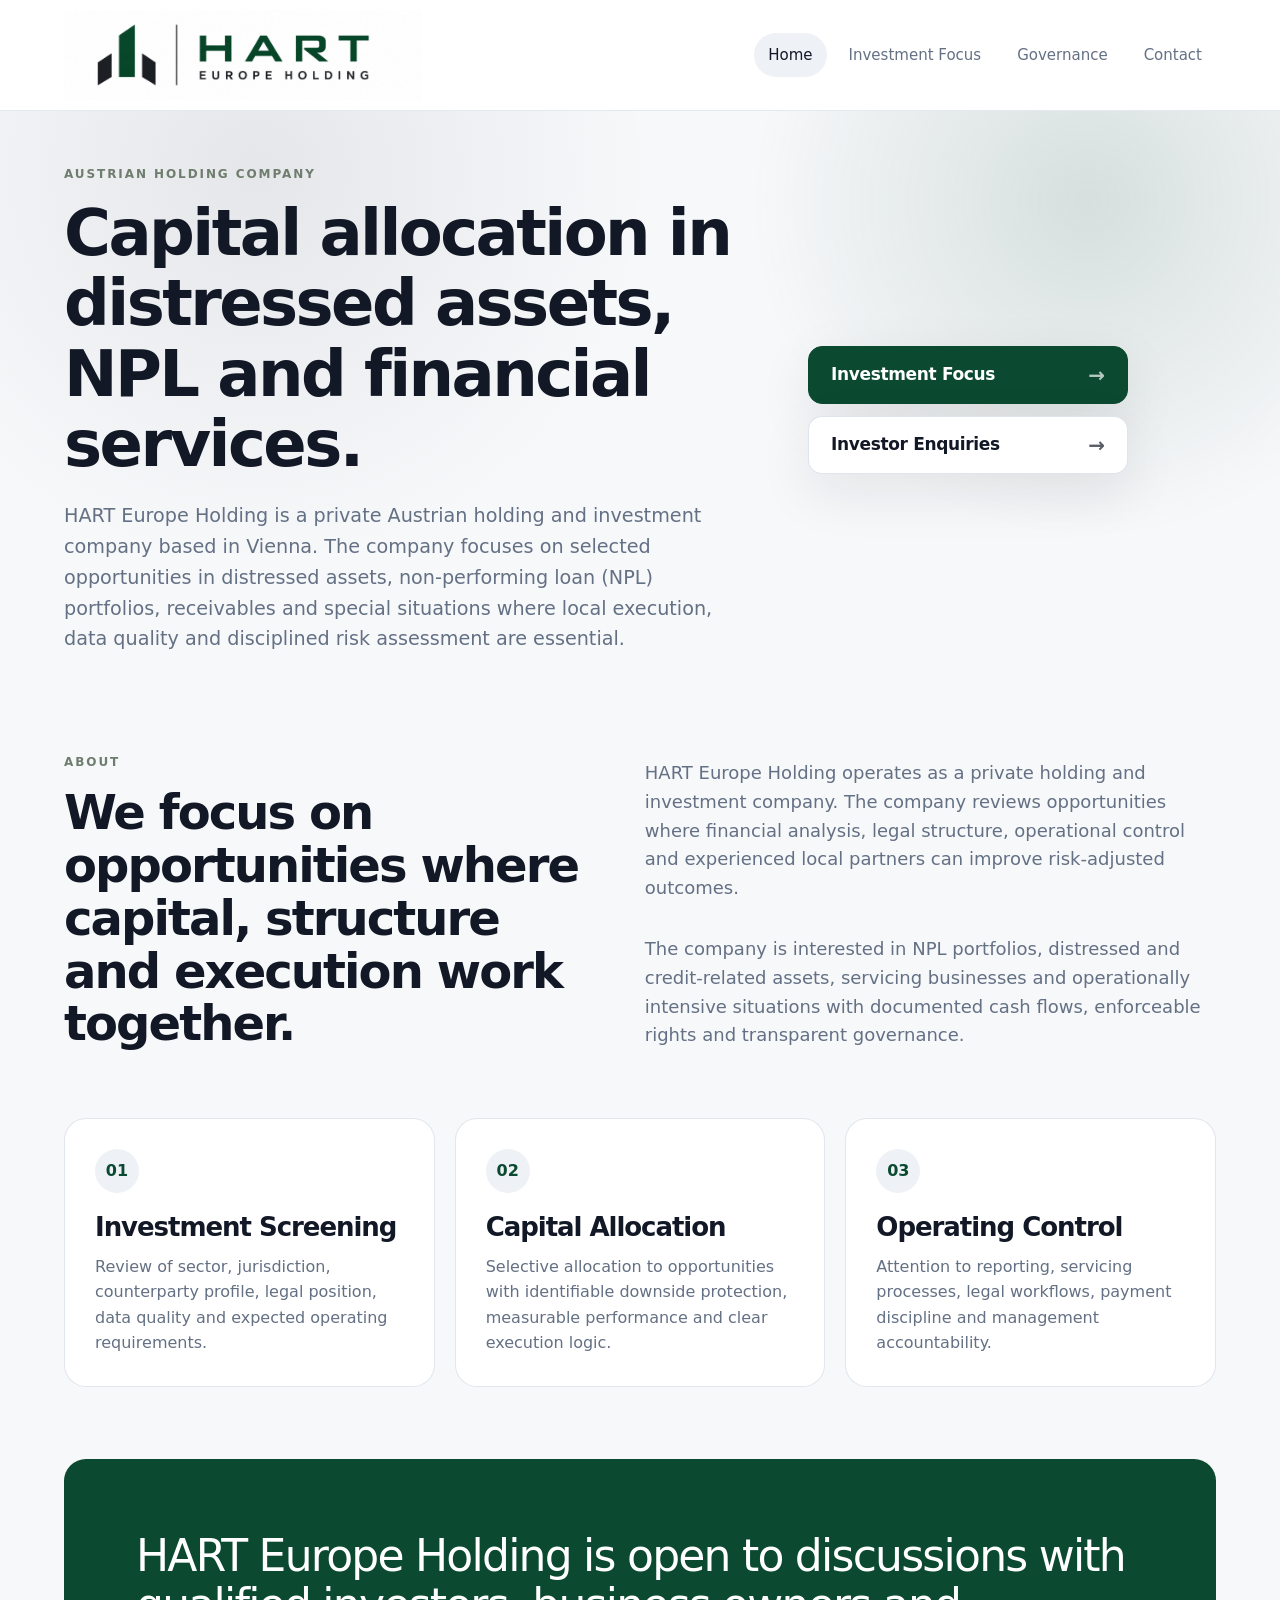
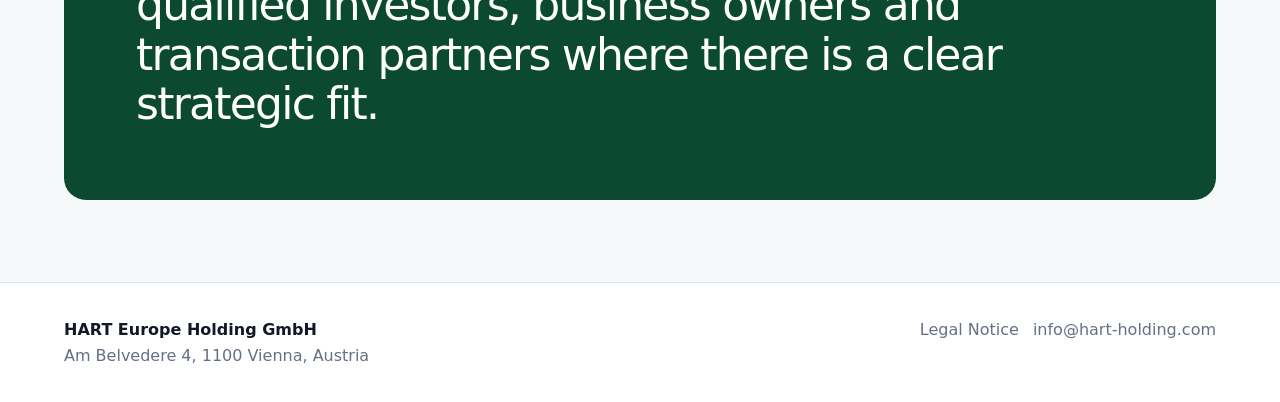
<file: index.html>
<!DOCTYPE html>
<html lang="en">
<head>
  <meta charset="UTF-8" />
  <meta name="viewport" content="width=device-width, initial-scale=1.0" />
  <title>HART Europe Holding | Austrian Holding Company</title>
  <meta name="description" content="HART Europe Holding is a private Austrian investment and holding company focused on distressed assets, NPL portfolios, receivables and special situations in Europe." />
  <link rel="icon" href="/assets/favicon.svg" type="image/svg+xml" />
  <link rel="stylesheet" href="/assets/style.css?v=3" />
</head>
<body>
  <header class="site-header">
    <a class="brand" href="/" aria-label="HART Europe home">
      <img src="/assets/logo.png" alt="HART Europe Holding" class="brand-logo" />
    </a>
    <button class="menu-toggle" aria-label="Open menu" aria-expanded="false">Menu</button>
    <nav class="site-nav" aria-label="Main navigation">
      <a href="/" class="active">Home</a>
      <a href="/investment-focus">Investment Focus</a>
      <a href="/governance">Governance</a>
      <a href="/contact">Contact</a>
    </nav>
  </header>
  <main>
    <section class="hero compact-hero">
      <div class="hero-content">
        <p class="eyebrow">Austrian holding company</p>
        <h1>Capital allocation in distressed assets, NPL and financial services.</h1>
        <p class="hero-text">HART Europe Holding is a private Austrian holding and investment company based in Vienna. The company focuses on selected opportunities in distressed assets, non-performing loan (NPL) portfolios, receivables and special situations where local execution, data quality and disciplined risk assessment are essential.</p>
      </div>
      <aside class="hero-cta" aria-label="Quick links">
        <a class="hero-link hero-link-primary" href="/investment-focus">
          <span class="hero-link-text">Investment Focus</span>
          <span class="hero-link-arrow" aria-hidden="true">→</span>
        </a>
        <a class="hero-link hero-link-secondary" href="/contact">
          <span class="hero-link-text">Investor Enquiries</span>
          <span class="hero-link-arrow" aria-hidden="true">→</span>
        </a>
      </aside>
    </section>

    <section class="intro-section">
      <div class="section-heading">
        <p class="eyebrow">About</p>
        <h2>We focus on opportunities where capital, structure and execution work together.</h2>
      </div>
      <div class="text-stack">
        <p>HART Europe Holding operates as a private holding and investment company. The company reviews opportunities where financial analysis, legal structure, operational control and experienced local partners can improve risk-adjusted outcomes.</p>
        <p>The company is interested in NPL portfolios, distressed and credit-related assets, servicing businesses and operationally intensive situations with documented cash flows, enforceable rights and transparent governance.</p>
      </div>
    </section>

    <section class="cards-grid">
      <article class="info-card"><span class="card-number">01</span><h3>Investment Screening</h3><p>Review of sector, jurisdiction, counterparty profile, legal position, data quality and expected operating requirements.</p></article>
      <article class="info-card"><span class="card-number">02</span><h3>Capital Allocation</h3><p>Selective allocation to opportunities with identifiable downside protection, measurable performance and clear execution logic.</p></article>
      <article class="info-card"><span class="card-number">03</span><h3>Operating Control</h3><p>Attention to reporting, servicing processes, legal workflows, payment discipline and management accountability.</p></article>
    </section>

    <section class="statement">
      <p>HART Europe Holding is open to discussions with qualified investors, business owners and transaction partners where there is a clear strategic fit.</p>
    </section>
  </main>
  <footer class="site-footer">
    <div><strong>HART Europe Holding GmbH</strong><p>Am Belvedere 4, 1100 Vienna, Austria</p></div>
    <div class="footer-links"><a href="/legal-notice">Legal Notice</a><a href="mailto:info@hart-holding.com">info@hart-holding.com</a></div>
  </footer>
  <script src="/assets/script.js"></script>
</body>
</html>
</file>
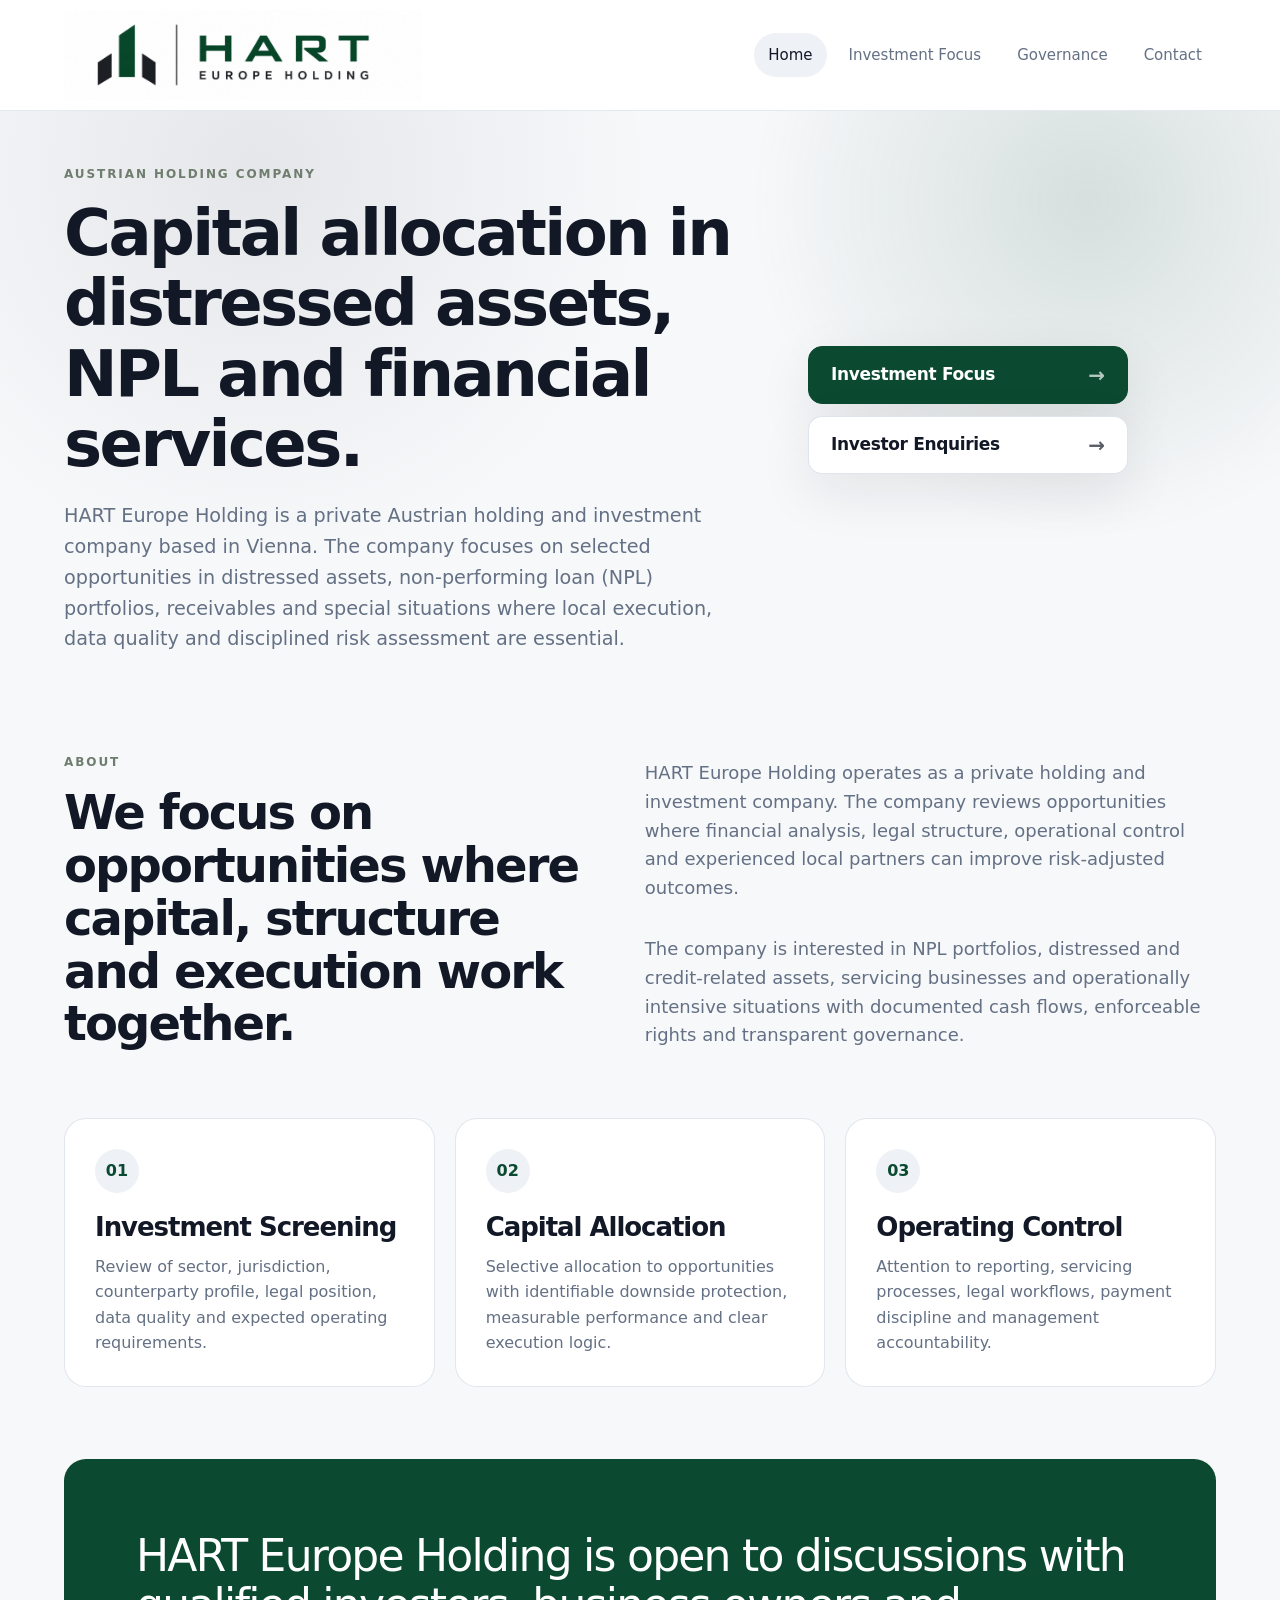
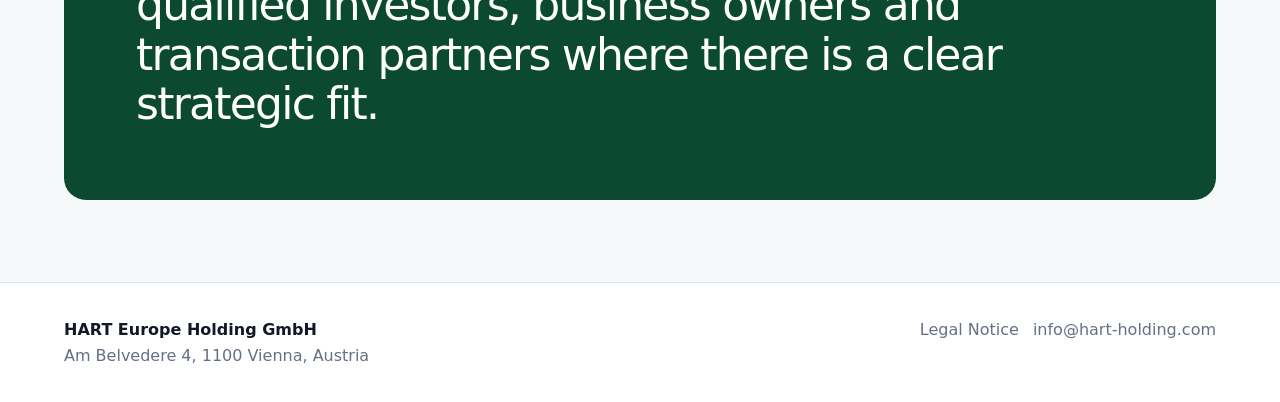
<file: about/index.html>
<!DOCTYPE html>
<html lang="en">
<head>
  <meta charset="UTF-8" />
  <meta name="viewport" content="width=device-width, initial-scale=1.0" />
  <meta http-equiv="refresh" content="0; url=/" />
  <title>About | HART Europe Holding</title>
  <link rel="canonical" href="/" />
  <link rel="stylesheet" href="/assets/style.css" />
</head>
<body>
  <main class="page-main narrow">
    <section class="legal-text">
      <h1>About HART Europe Holding</h1>
      <p>This page has been combined with the homepage.</p>
      <p><a href="/">Go to Home</a></p>
    </section>
  </main>
</body>
</html>
</file>
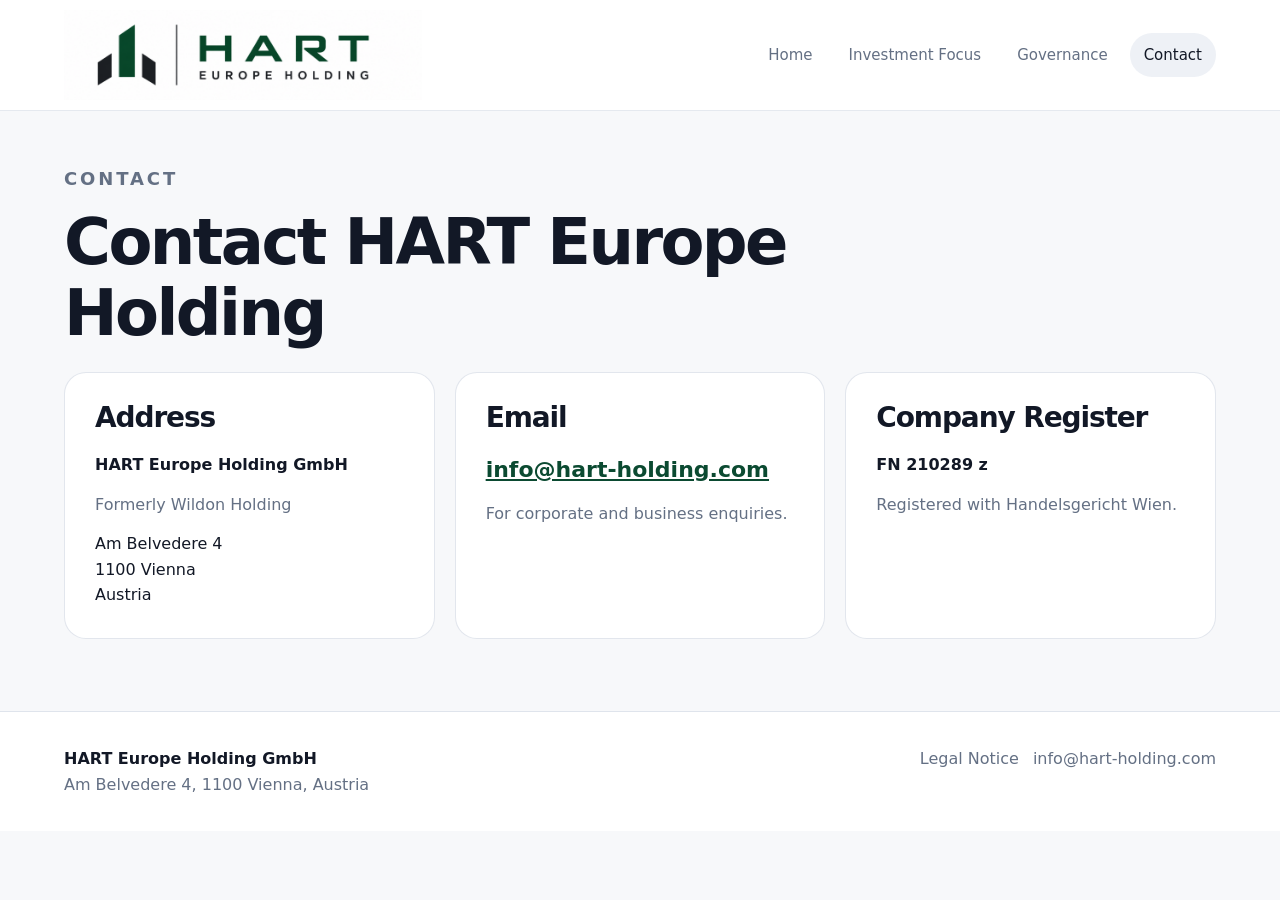
<file: contact/index.html>
<!DOCTYPE html>
<html lang="en">
<head>
  <meta charset="UTF-8" />
  <meta name="viewport" content="width=device-width, initial-scale=1.0" />
  <title>Contact | HART Europe Holding</title>
  <meta name="description" content="Contact details for HART Europe Holding in Vienna, Austria." />
  <link rel="icon" href="/assets/favicon.svg" type="image/svg+xml" />
  <link rel="stylesheet" href="/assets/style.css" />
</head>
<body>
  <header class="site-header">
    <a class="brand" href="/" aria-label="HART Europe home">
      <img src="/assets/logo.png" alt="HART Europe Holding" class="brand-logo" />
    </a>
    <button class="menu-toggle" aria-label="Open menu" aria-expanded="false">Menu</button>
    <nav class="site-nav" aria-label="Main navigation">
      <a href="/">Home</a>
      <a href="/investment-focus">Investment Focus</a>
      <a href="/governance">Governance</a>
      <a href="/contact" class="active">Contact</a>
    </nav>
  </header>
  <main class="page-main">
    <section class="page-hero small">
      <p class="eyebrow">Contact</p>
      <h1>Contact HART Europe Holding</h1>
    </section>

    <section class="contact-grid">
      <article class="contact-card">
        <h2>Address</h2>
        <p><strong>HART Europe Holding GmbH</strong></p>
        <p class="muted">Formerly Wildon Holding</p>
        <p>Am Belvedere 4<br>1100 Vienna<br>Austria</p>
      </article>
      <article class="contact-card">
        <h2>Email</h2>
        <p><a class="large-link" href="mailto:info@hart-holding.com">info@hart-holding.com</a></p>
        <p class="muted">For corporate and business enquiries.</p>
      </article>
      <article class="contact-card">
        <h2>Company Register</h2>
        <p><strong>FN 210289 z</strong></p>
        <p class="muted">Registered with Handelsgericht Wien.</p>
      </article>
    </section>
  </main>
  <footer class="site-footer">
    <div>
      <strong>HART Europe Holding GmbH</strong>
      <p>Am Belvedere 4, 1100 Vienna, Austria</p>
    </div>
    <div class="footer-links">
      <a href="/legal-notice">Legal Notice</a>
      <a href="mailto:info@hart-holding.com">info@hart-holding.com</a>
    </div>
  </footer>
  <script src="/assets/script.js"></script>
</body>
</html>
</file>
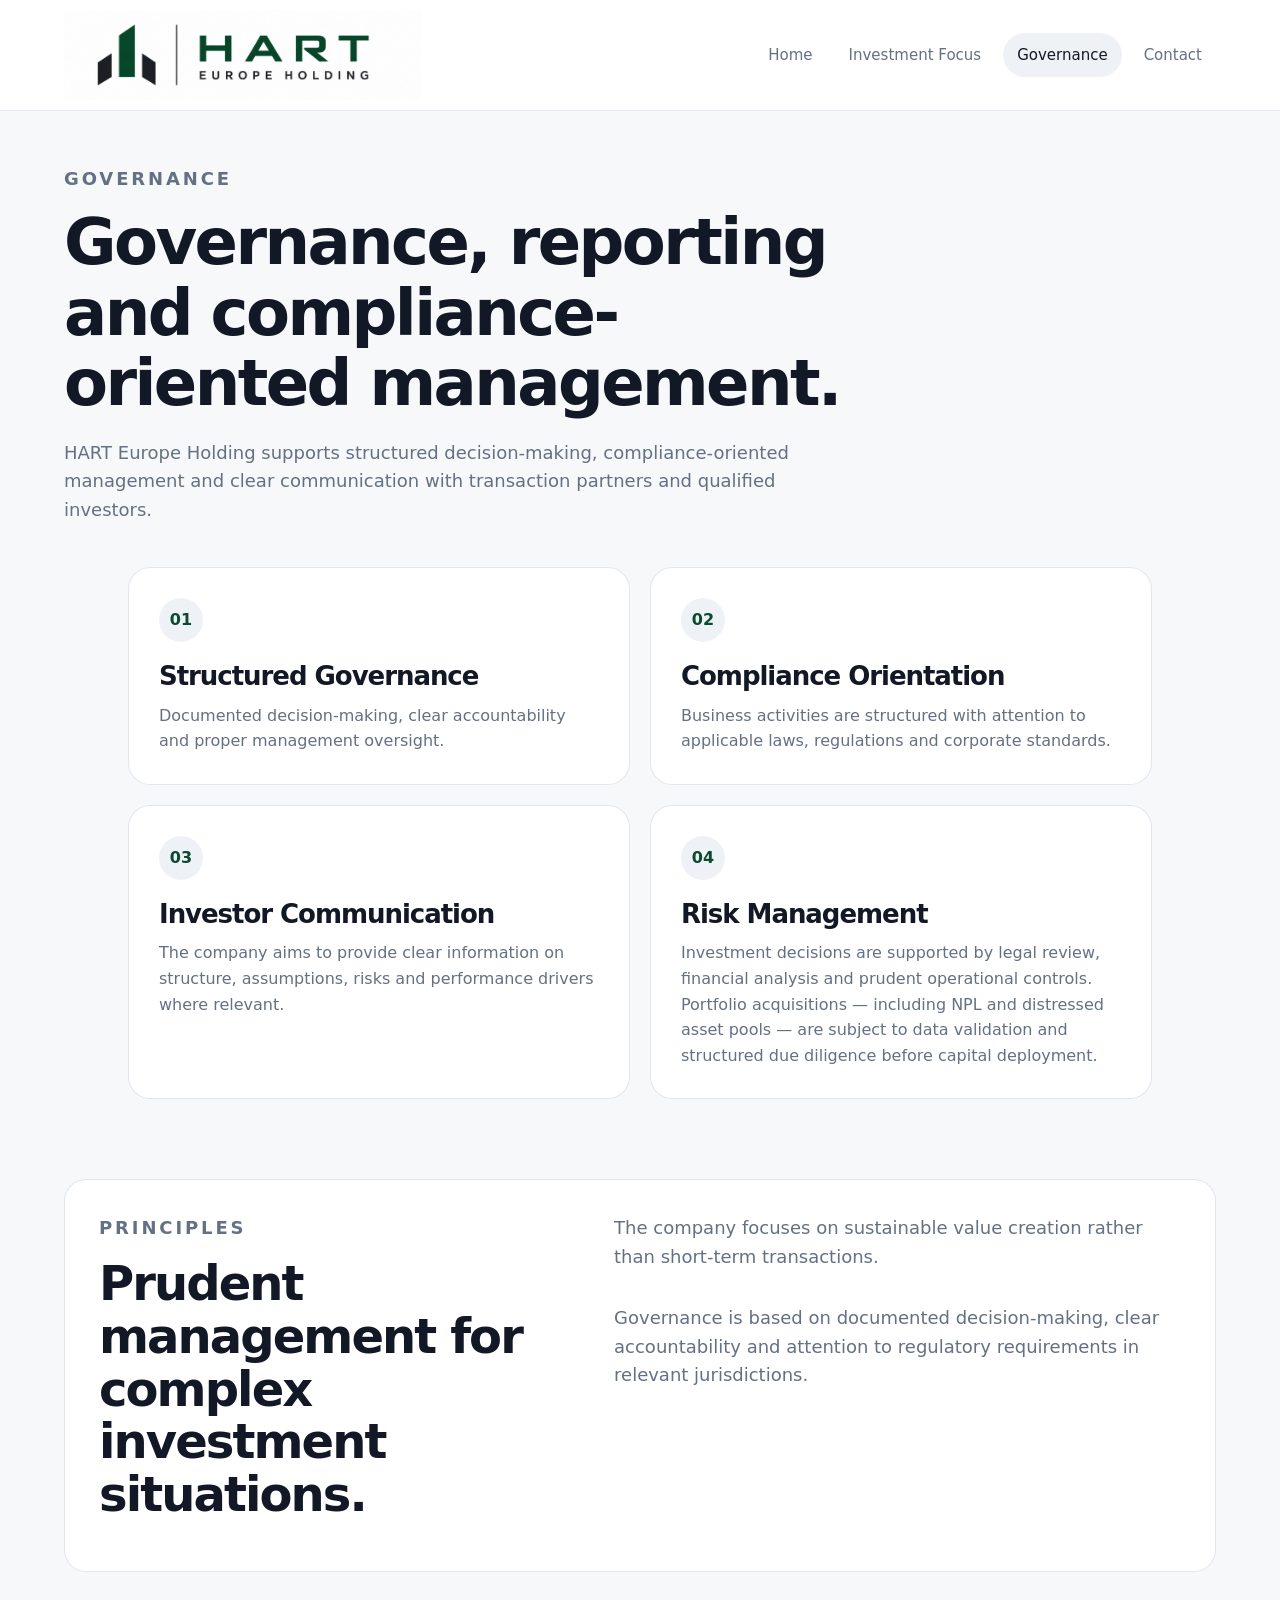
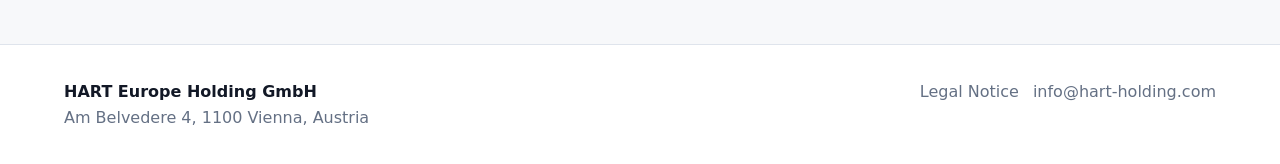
<file: governance/index.html>
<!DOCTYPE html>
<html lang="en">
<head>
  <meta charset="UTF-8" />
  <meta name="viewport" content="width=device-width, initial-scale=1.0" />
  <title>Governance | HART Europe Holding</title>
  <meta name="description" content="Governance principles of HART Europe Holding: responsible ownership, compliance orientation, transparency and risk management." />
  <link rel="icon" href="/assets/favicon.svg" type="image/svg+xml" />
  <link rel="stylesheet" href="/assets/style.css" />
</head>
<body>
  <header class="site-header">
    <a class="brand" href="/" aria-label="HART Europe home">
      <img src="/assets/logo.png" alt="HART Europe Holding" class="brand-logo" />
    </a>
    <button class="menu-toggle" aria-label="Open menu" aria-expanded="false">Menu</button>
    <nav class="site-nav" aria-label="Main navigation">
      <a href="/">Home</a>
      <a href="/investment-focus">Investment Focus</a>
      <a href="/governance" class="active">Governance</a>
      <a href="/contact">Contact</a>
    </nav>
  </header>
  <main class="page-main">
    <section class="page-hero">
      <p class="eyebrow">Governance</p>
      <h1>Governance, reporting and compliance-oriented management.</h1>
      <p>HART Europe Holding supports structured decision-making, compliance-oriented management and clear communication with transaction partners and qualified investors.</p>
    </section>

    <section class="cards-grid two-column">
      <article class="info-card"><span class="card-number">01</span><h2>Structured Governance</h2><p>Documented decision-making, clear accountability and proper management oversight.</p></article>
      <article class="info-card"><span class="card-number">02</span><h2>Compliance Orientation</h2><p>Business activities are structured with attention to applicable laws, regulations and corporate standards.</p></article>
      <article class="info-card"><span class="card-number">03</span><h2>Investor Communication</h2><p>The company aims to provide clear information on structure, assumptions, risks and performance drivers where relevant.</p></article>
      <article class="info-card"><span class="card-number">04</span><h2>Risk Management</h2><p>Investment decisions are supported by legal review, financial analysis and prudent operational controls. Portfolio acquisitions — including NPL and distressed asset pools — are subject to data validation and structured due diligence before capital deployment.</p></article>
    </section>

    <section class="content-block split-block">
      <div>
        <p class="eyebrow">Principles</p>
        <h2>Prudent management for complex investment situations.</h2>
      </div>
      <div class="text-stack">
        <p>The company focuses on sustainable value creation rather than short-term transactions.</p>
        <p>Governance is based on documented decision-making, clear accountability and attention to regulatory requirements in relevant jurisdictions.</p>
      </div>
    </section>
  </main>
  <footer class="site-footer">
    <div>
      <strong>HART Europe Holding GmbH</strong>
      <p>Am Belvedere 4, 1100 Vienna, Austria</p>
    </div>
    <div class="footer-links">
      <a href="/legal-notice">Legal Notice</a>
      <a href="mailto:info@hart-holding.com">info@hart-holding.com</a>
    </div>
  </footer>
  <script src="/assets/script.js"></script>
</body>
</html>
</file>
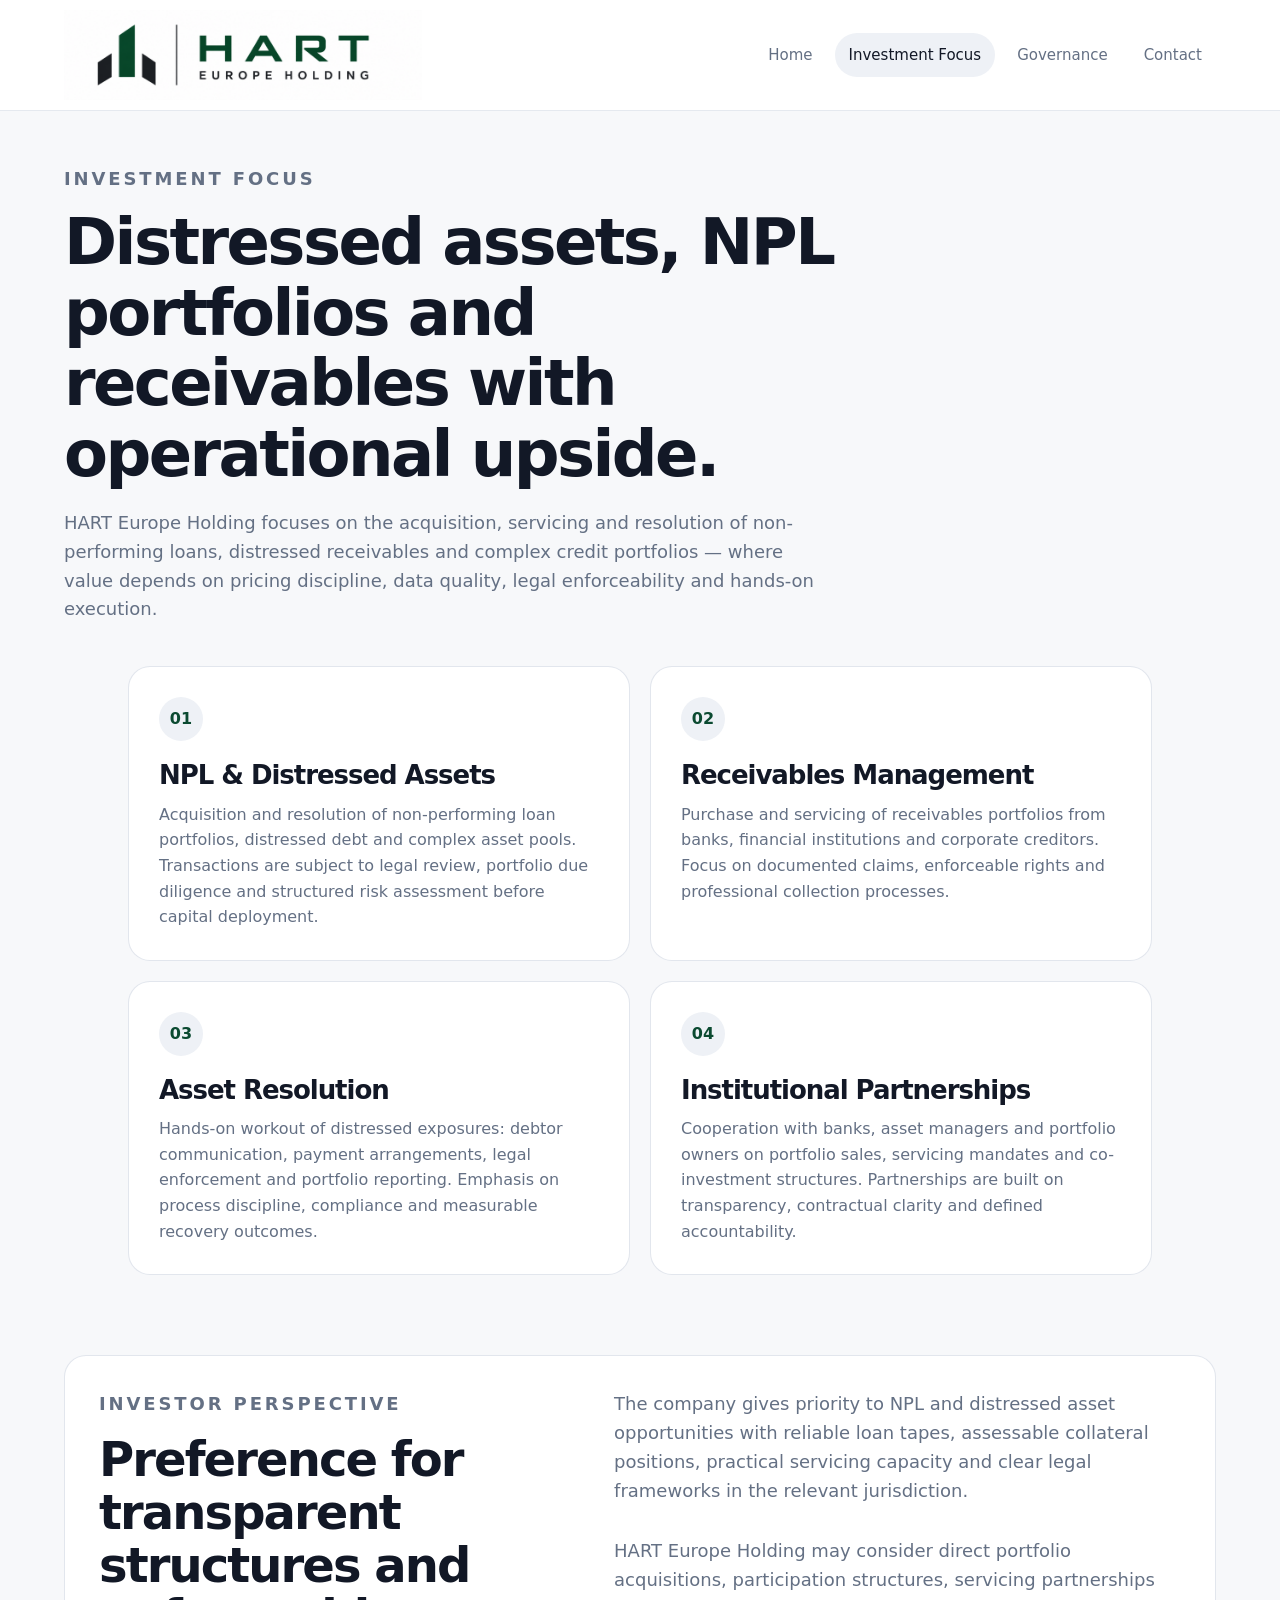
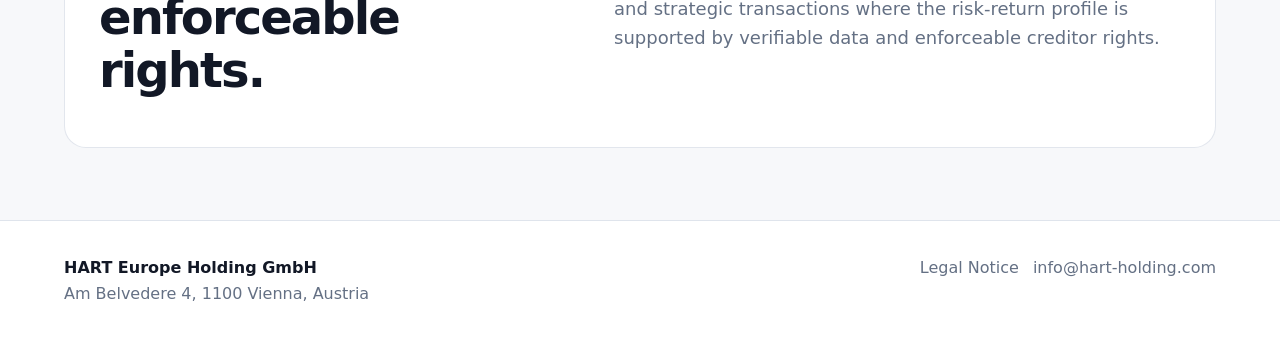
<file: investment-focus/index.html>
<!DOCTYPE html>
<html lang="en">
<head>
  <meta charset="UTF-8" />
  <meta name="viewport" content="width=device-width, initial-scale=1.0" />
  <title>Investment Focus | HART Europe Holding</title>
  <meta name="description" content="Investment focus of HART Europe Holding: NPL portfolios, distressed assets, receivables management and portfolio transactions in Europe." />
  <link rel="icon" href="/assets/favicon.svg" type="image/svg+xml" />
  <link rel="stylesheet" href="/assets/style.css" />
</head>
<body>
  <header class="site-header"><a class="brand" href="/" aria-label="HART Europe home"><img src="/assets/logo.png" alt="HART Europe Holding" class="brand-logo" /></a><button class="menu-toggle" aria-label="Open menu" aria-expanded="false">Menu</button><nav class="site-nav" aria-label="Main navigation"><a href="/">Home</a><a href="/investment-focus" class="active">Investment Focus</a><a href="/governance">Governance</a><a href="/contact">Contact</a></nav></header>
  <main class="page-main">
    <section class="page-hero">
      <p class="eyebrow">Investment Focus</p>
      <h1>Distressed assets, NPL portfolios and receivables with operational upside.</h1>
      <p>HART Europe Holding focuses on the acquisition, servicing and resolution of non-performing loans, distressed receivables and complex credit portfolios — where value depends on pricing discipline, data quality, legal enforceability and hands-on execution.</p>
    </section>

    <section class="cards-grid two-column">
      <article class="info-card"><span class="card-number">01</span><h2>NPL &amp; Distressed Assets</h2><p>Acquisition and resolution of non-performing loan portfolios, distressed debt and complex asset pools. Transactions are subject to legal review, portfolio due diligence and structured risk assessment before capital deployment.</p></article>
      <article class="info-card"><span class="card-number">02</span><h2>Receivables Management</h2><p>Purchase and servicing of receivables portfolios from banks, financial institutions and corporate creditors. Focus on documented claims, enforceable rights and professional collection processes.</p></article>
      <article class="info-card"><span class="card-number">03</span><h2>Asset Resolution</h2><p>Hands-on workout of distressed exposures: debtor communication, payment arrangements, legal enforcement and portfolio reporting. Emphasis on process discipline, compliance and measurable recovery outcomes.</p></article>
      <article class="info-card"><span class="card-number">04</span><h2>Institutional Partnerships</h2><p>Cooperation with banks, asset managers and portfolio owners on portfolio sales, servicing mandates and co-investment structures. Partnerships are built on transparency, contractual clarity and defined accountability.</p></article>
    </section>

    <section class="content-block split-block">
      <div><p class="eyebrow">Investor perspective</p><h2>Preference for transparent structures and enforceable rights.</h2></div>
      <div class="text-stack"><p>The company gives priority to NPL and distressed asset opportunities with reliable loan tapes, assessable collateral positions, practical servicing capacity and clear legal frameworks in the relevant jurisdiction.</p><p>HART Europe Holding may consider direct portfolio acquisitions, participation structures, servicing partnerships and strategic transactions where the risk-return profile is supported by verifiable data and enforceable creditor rights.</p></div>
    </section>
  </main>
  <footer class="site-footer"><div><strong>HART Europe Holding GmbH</strong><p>Am Belvedere 4, 1100 Vienna, Austria</p></div><div class="footer-links"><a href="/legal-notice">Legal Notice</a><a href="mailto:info@hart-holding.com">info@hart-holding.com</a></div></footer>
  <script src="/assets/script.js"></script>
</body>
</html>
</file>
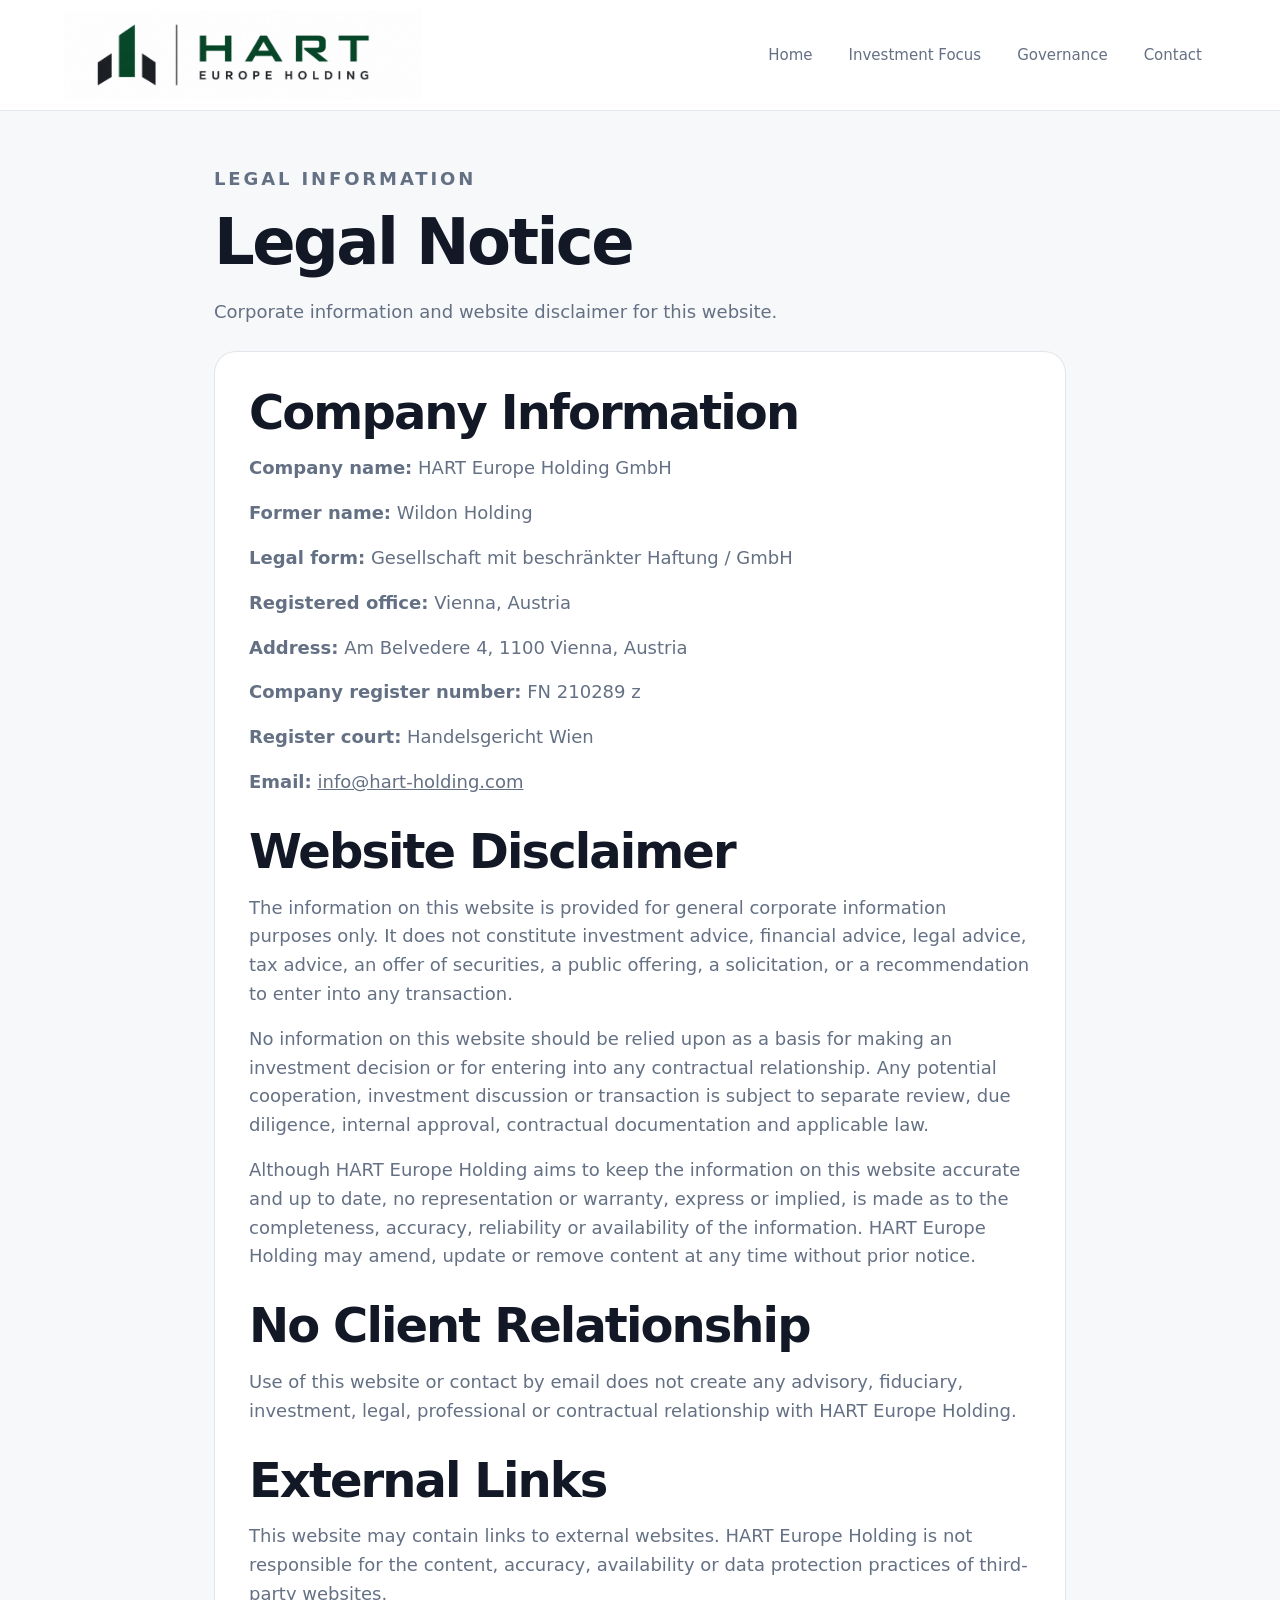
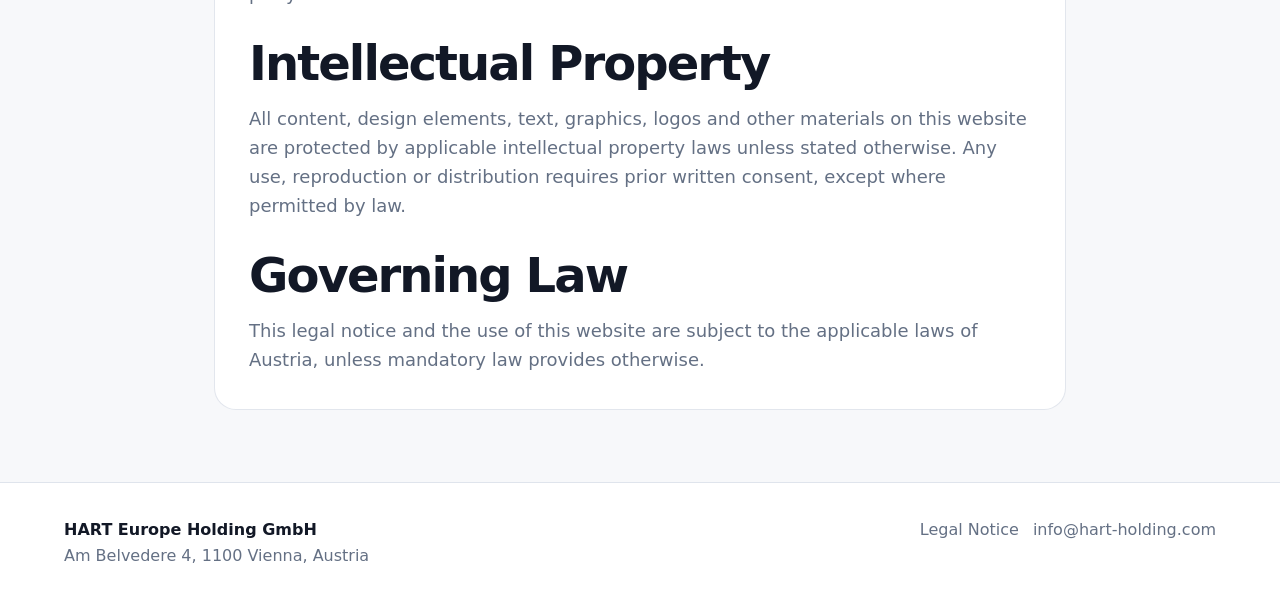
<file: legal-notice/index.html>
<!DOCTYPE html>
<html lang="en">
<head>
  <meta charset="UTF-8" />
  <meta name="viewport" content="width=device-width, initial-scale=1.0" />
  <title>Legal Notice | HART Europe Holding</title>
  <meta name="description" content="Legal notice and company information for HART Europe Holding." />
  <link rel="icon" href="/assets/favicon.svg" type="image/svg+xml" />
  <link rel="stylesheet" href="/assets/style.css" />
</head>
<body>
  <header class="site-header">
    <a class="brand" href="/" aria-label="HART Europe home">
      <img src="/assets/logo.png" alt="HART Europe Holding" class="brand-logo" />
    </a>
    <button class="menu-toggle" aria-label="Open menu" aria-expanded="false">Menu</button>
    <nav class="site-nav" aria-label="Main navigation">
      <a href="/">Home</a>
      <a href="/investment-focus">Investment Focus</a>
      <a href="/governance">Governance</a>
      <a href="/contact">Contact</a>
    </nav>
  </header>
  <main class="page-main narrow">
    <section class="page-hero small">
      <p class="eyebrow">Legal information</p>
      <h1>Legal Notice</h1>
      <p>Corporate information and website disclaimer for this website.</p>
    </section>

    <section class="legal-text">
      <h2>Company Information</h2>
      <p><strong>Company name:</strong> HART Europe Holding GmbH</p>
      <p><strong>Former name:</strong> Wildon Holding</p>
      <p><strong>Legal form:</strong> Gesellschaft mit beschränkter Haftung / GmbH</p>
      <p><strong>Registered office:</strong> Vienna, Austria</p>
      <p><strong>Address:</strong> Am Belvedere 4, 1100 Vienna, Austria</p>
      <p><strong>Company register number:</strong> FN 210289 z</p>
      <p><strong>Register court:</strong> Handelsgericht Wien</p>
      <p><strong>Email:</strong> <a href="mailto:info@hart-holding.com">info@hart-holding.com</a></p>

      <h2>Website Disclaimer</h2>
      <p>The information on this website is provided for general corporate information purposes only. It does not constitute investment advice, financial advice, legal advice, tax advice, an offer of securities, a public offering, a solicitation, or a recommendation to enter into any transaction.</p>
      <p>No information on this website should be relied upon as a basis for making an investment decision or for entering into any contractual relationship. Any potential cooperation, investment discussion or transaction is subject to separate review, due diligence, internal approval, contractual documentation and applicable law.</p>
      <p>Although HART Europe Holding aims to keep the information on this website accurate and up to date, no representation or warranty, express or implied, is made as to the completeness, accuracy, reliability or availability of the information. HART Europe Holding may amend, update or remove content at any time without prior notice.</p>

      <h2>No Client Relationship</h2>
      <p>Use of this website or contact by email does not create any advisory, fiduciary, investment, legal, professional or contractual relationship with HART Europe Holding.</p>

      <h2>External Links</h2>
      <p>This website may contain links to external websites. HART Europe Holding is not responsible for the content, accuracy, availability or data protection practices of third-party websites.</p>

      <h2>Intellectual Property</h2>
      <p>All content, design elements, text, graphics, logos and other materials on this website are protected by applicable intellectual property laws unless stated otherwise. Any use, reproduction or distribution requires prior written consent, except where permitted by law.</p>

      <h2>Governing Law</h2>
      <p>This legal notice and the use of this website are subject to the applicable laws of Austria, unless mandatory law provides otherwise.</p>
    </section>
  </main>
  <footer class="site-footer">
    <div><strong>HART Europe Holding GmbH</strong><p>Am Belvedere 4, 1100 Vienna, Austria</p></div>
    <div class="footer-links"><a href="/legal-notice">Legal Notice</a><a href="mailto:info@hart-holding.com">info@hart-holding.com</a></div>
  </footer>
  <script src="/assets/script.js"></script>
</body>
</html>
</file>
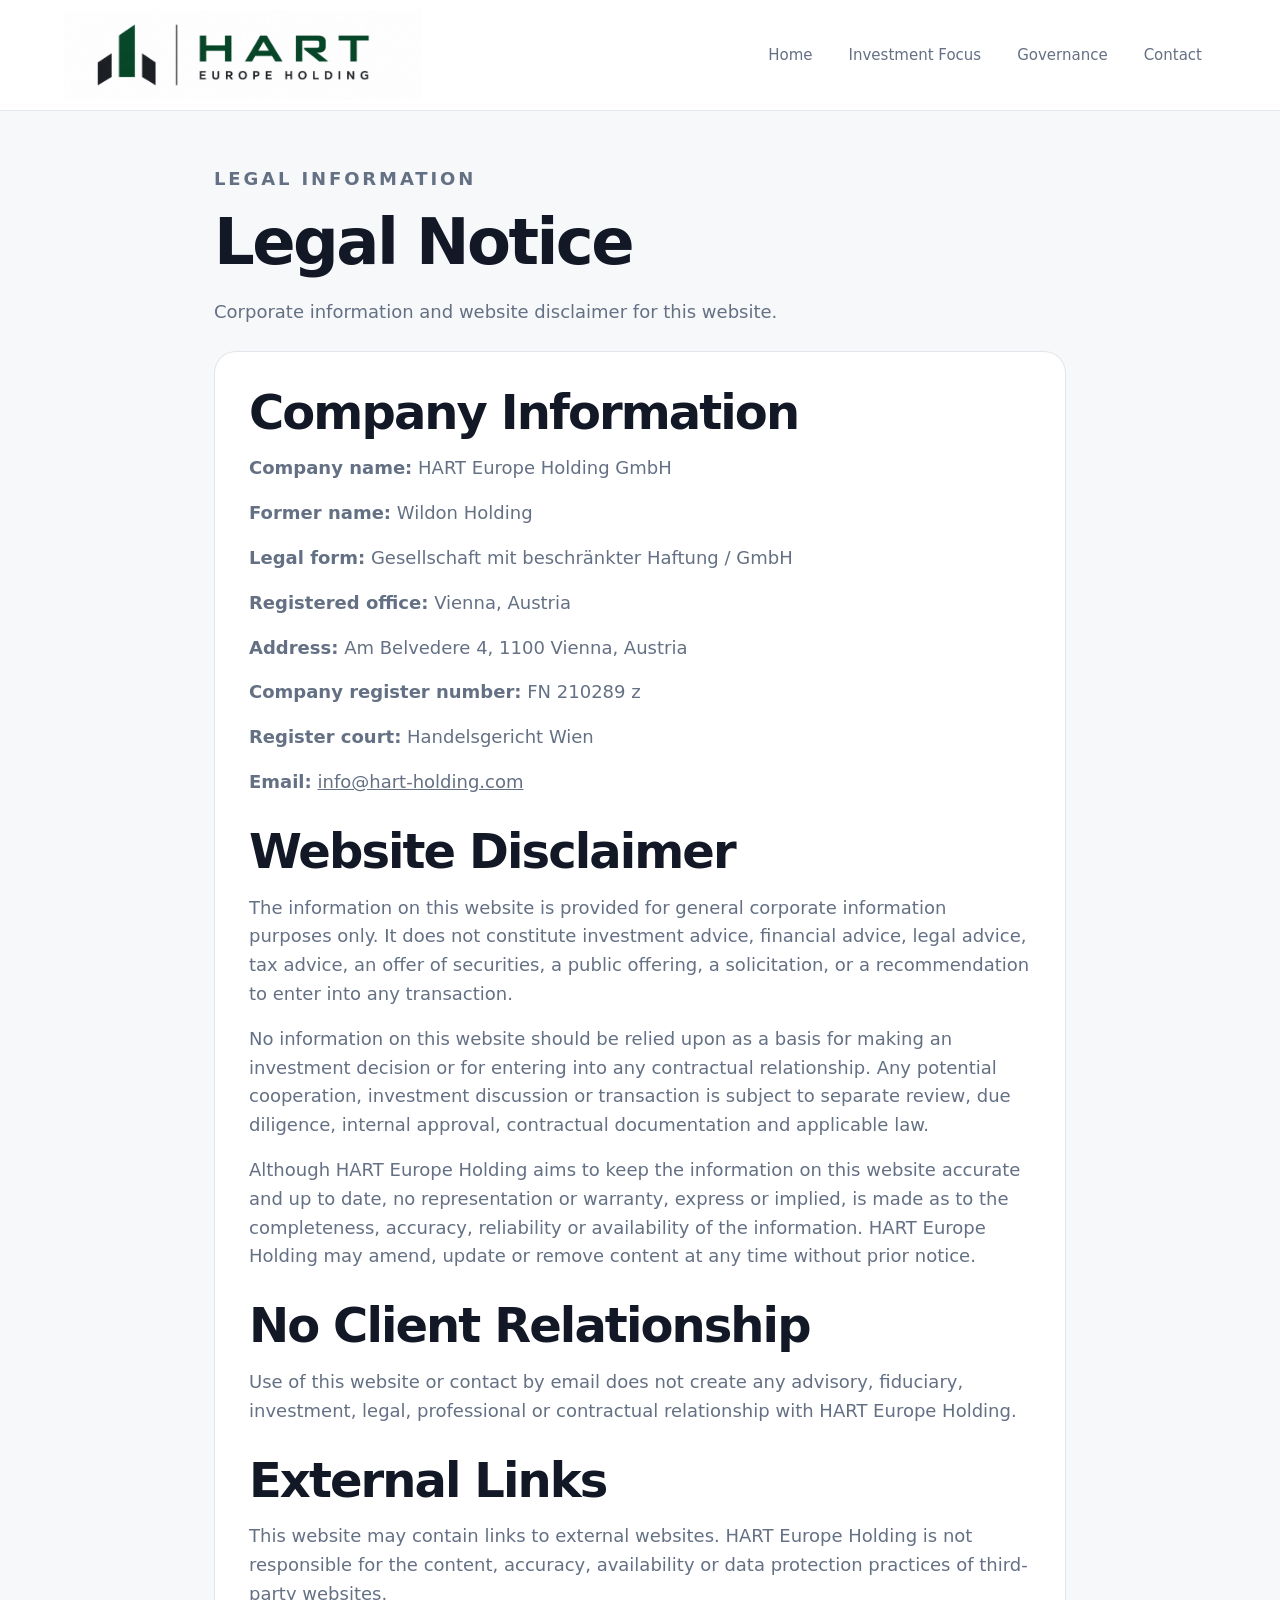
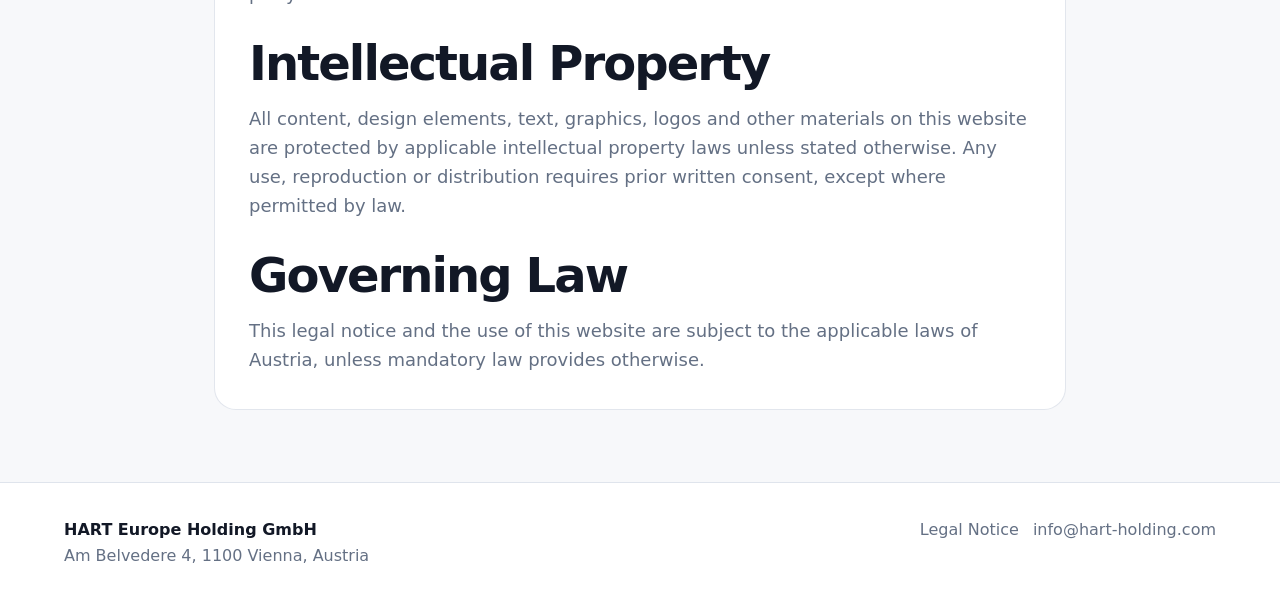
<file: privacy/index.html>
<!DOCTYPE html>
<html lang="en">
<head>
  <meta charset="UTF-8" />
  <meta http-equiv="refresh" content="0; url=/legal-notice" />
  <meta name="viewport" content="width=device-width, initial-scale=1.0" />
  <title>Legal Notice | HART Europe Holding</title>
  <link rel="canonical" href="/legal-notice" />
</head>
<body>
  <p><a href="/legal-notice">Legal Notice</a></p>
</body>
</html>
</file>
<file: assets/style.css>
:root {
  --bg: #f7f8fa;
  --surface: #ffffff;
  --text: #121826;
  --muted: #647084;
  --line: #dfe4ec;
  --primary: #0b4a31;
  --primary-light: #0f6041;
  --accent: #6f7d6e;
  --shadow: 0 18px 55px rgba(18, 24, 38, 0.09);
  --radius: 22px;
}

* {
  box-sizing: border-box;
}

html {
  scroll-behavior: smooth;
}

body {
  margin: 0;
  font-family: Inter, ui-sans-serif, system-ui, -apple-system, BlinkMacSystemFont, "Segoe UI", sans-serif;
  color: var(--text);
  background: var(--bg);
  line-height: 1.6;
}

a {
  color: inherit;
}

.site-header {
  position: sticky;
  top: 0;
  z-index: 20;
  display: flex;
  align-items: center;
  justify-content: space-between;
  gap: 16px;
  padding: 10px clamp(20px, 5vw, 72px);
  background: rgba(255, 255, 255, 0.94);
  backdrop-filter: blur(16px);
  border-bottom: 1px solid rgba(223, 228, 236, 0.8);
}

.brand {
  display: inline-flex;
  align-items: center;
  gap: 12px;
  text-decoration: none;
  min-width: 0;
  flex: 1 1 auto;
}

.brand-logo {
  display: block;
  width: clamp(250px, 28vw, 420px);
  max-width: 100%;
  height: auto;
  object-fit: contain;
}

.brand-mark {
  width: 42px;
  height: 42px;
  display: grid;
  place-items: center;
  border-radius: 50%;
  background: var(--primary);
  color: #fff;
  font-size: 18px;
  letter-spacing: 0;
}

.brand-text {
  white-space: nowrap;
}

.site-nav {
  display: flex;
  align-items: center;
  gap: 8px;
}

.site-nav a {
  padding: 10px 14px;
  color: var(--muted);
  text-decoration: none;
  font-size: 15px;
  border-radius: 999px;
}

.site-nav a:hover,
.site-nav a.active {
  color: var(--text);
  background: #eef1f6;
}

.menu-toggle {
  display: none;
  flex-shrink: 0;
  border: 1px solid var(--line);
  background: var(--surface);
  border-radius: 999px;
  padding: 10px 14px;
  font: inherit;
  color: var(--text);
  cursor: pointer;
}

.hero {
  display: grid;
  grid-template-columns: 1.25fr 0.75fr;
  gap: clamp(28px, 5vw, 72px);
  padding: 54px clamp(20px, 5vw, 72px) 58px;
  align-items: start;
  min-height: auto;
  background:
    radial-gradient(circle at 85% 15%, rgba(11, 74, 49, 0.14), transparent 28%),
    radial-gradient(circle at 20% 10%, rgba(18, 24, 38, 0.08), transparent 34%);
}

.hero-content {
  max-width: 820px;
}


.compact-hero .hero-content {
  max-width: 760px;
}

.eyebrow {
  margin: 0 0 14px;
  color: var(--accent);
  text-transform: uppercase;
  letter-spacing: 0.16em;
  font-weight: 700;
  font-size: 12px;
}

h1,
h2,
h3 {
  line-height: 1.1;
  letter-spacing: -0.04em;
  margin: 0;
}

h1 {
  font-size: clamp(38px, 5.2vw, 64px);
  max-width: 780px;
}

h2 {
  font-size: clamp(28px, 4vw, 48px);
}

h3 {
  font-size: 24px;
}

p {
  margin: 0;
}

.hero-text {
  margin-top: 22px;
  max-width: 710px;
  color: var(--muted);
  font-size: clamp(17px, 1.5vw, 20px);
}

.hero-actions {
  display: flex;
  gap: 14px;
  flex-wrap: wrap;
  margin-top: 28px;
}

.hero-cta {
  display: flex;
  flex-direction: column;
  gap: 12px;
  align-self: center;
  width: 100%;
  max-width: 320px;
}

.hero-link {
  display: flex;
  align-items: center;
  justify-content: space-between;
  gap: 16px;
  min-height: 58px;
  padding: 0 22px;
  border-radius: 14px;
  text-decoration: none;
  font-weight: 700;
  border: 1px solid rgba(223, 228, 236, 0.95);
  background: var(--surface);
  box-shadow: var(--shadow);
  transition: border-color 0.2s ease, transform 0.2s ease, box-shadow 0.2s ease;
}

.hero-link-text {
  font-size: 17px;
  letter-spacing: -0.02em;
}

.hero-link-arrow {
  font-size: 20px;
  line-height: 1;
  opacity: 0.7;
  transition: transform 0.2s ease, opacity 0.2s ease;
}

.hero-link:hover {
  transform: translateY(-1px);
  box-shadow: 0 16px 40px rgba(18, 24, 38, 0.1);
}

.hero-link:hover .hero-link-arrow {
  transform: translateX(3px);
  opacity: 1;
}

.hero-link-primary {
  background: var(--primary);
  border-color: var(--primary);
  color: #fff;
}

.hero-link-primary:hover {
  background: var(--primary-light);
  border-color: var(--primary-light);
  box-shadow: 0 16px 40px rgba(11, 74, 49, 0.22);
}

.hero-link-secondary {
  color: var(--text);
}

.hero-link-secondary:hover {
  border-color: var(--primary);
}

.button {
  display: inline-flex;
  align-items: center;
  justify-content: center;
  min-height: 48px;
  padding: 0 22px;
  border-radius: 999px;
  text-decoration: none;
  font-weight: 700;
  border: 1px solid transparent;
}

.button.primary {
  background: var(--primary);
  color: #fff;
}

.button.primary:hover {
  background: var(--primary-light);
}

.button.secondary {
  border-color: var(--line);
  background: var(--surface);
}

.button.secondary:hover {
  border-color: var(--primary);
}

.hero-card,
.facts-box,
.contact-card,
.info-card,
.content-block,
.legal-text {
  background: var(--surface);
  border: 1px solid rgba(223, 228, 236, 0.9);
  box-shadow: var(--shadow);
  border-radius: var(--radius);
}

.hero-card {
  padding: 30px;
}

.card-label {
  color: var(--accent);
  font-size: 13px;
  font-weight: 700;
  text-transform: uppercase;
  letter-spacing: 0.12em;
  margin-bottom: 16px;
}

.hero-card h2 {
  font-size: 30px;
  margin-bottom: 26px;
}

dl {
  margin: 0;
}

.hero-card dl,
.facts-box dl {
  display: grid;
  gap: 16px;
}

.hero-card dt,
.facts-box dt {
  color: var(--muted);
  font-size: 13px;
}

.hero-card dd,
.facts-box dd {
  margin: 2px 0 0;
  font-weight: 700;
}

.intro-section,
.page-main,
.cards-grid,
.statement {
  padding-left: clamp(20px, 5vw, 72px);
  padding-right: clamp(20px, 5vw, 72px);
}

.intro-section {
  display: grid;
  grid-template-columns: 0.95fr 1.05fr;
  gap: clamp(28px, 5vw, 72px);
  align-items: end;
  padding-top: 40px;
  padding-bottom: 68px;
}

.intro-section > p,
.text-stack p,
.content-main p,
.content-block p,
.legal-text p,
.page-hero p {
  color: var(--muted);
  font-size: 18px;
}

.cards-grid {
  display: grid;
  grid-template-columns: repeat(3, minmax(0, 1fr));
  gap: 20px;
  padding-bottom: 72px;
}

.cards-grid.two-column {
  grid-template-columns: repeat(2, minmax(0, 1fr));
}

.info-card {
  padding: 30px;
  box-shadow: none;
}

.info-card h2,
.info-card h3 {
  margin: 20px 0 12px;
  font-size: 26px;
}

.info-card p {
  color: var(--muted);
}

.card-number {
  display: inline-flex;
  width: 44px;
  height: 44px;
  align-items: center;
  justify-content: center;
  border-radius: 50%;
  color: var(--primary);
  background: #eef1f6;
  font-weight: 800;
}


.text-stack {
  display: grid;
  gap: 16px;
}

.metrics-section {
  margin: 0 clamp(20px, 5vw, 72px) 72px;
  padding: clamp(30px, 5vw, 52px);
  background: var(--surface);
  border: 1px solid rgba(223, 228, 236, 0.9);
  border-radius: var(--radius);
  display: grid;
  grid-template-columns: 0.9fr 1.1fr;
  gap: clamp(24px, 4vw, 56px);
  align-items: center;
}

.metric-grid {
  display: grid;
  grid-template-columns: repeat(3, minmax(0, 1fr));
  gap: 16px;
}

.metric-grid div {
  padding: 22px;
  border-radius: 18px;
  background: #f3f6f4;
}

.metric-grid strong {
  display: block;
  font-size: clamp(20px, 2.2vw, 30px);
  line-height: 1.12;
  color: var(--primary);
}

.metric-grid span {
  display: block;
  margin-top: 4px;
  color: var(--muted);
  font-size: 14px;
}

.split-block {
  display: grid;
  grid-template-columns: 0.9fr 1.1fr;
  gap: clamp(24px, 4vw, 56px);
  align-items: start;
}

.approach-layout {
  margin-top: 20px;
}

.statement {
  padding-bottom: 82px;
}

.statement p {
  background: var(--primary);
  color: #fff;
  border-radius: var(--radius);
  padding: clamp(32px, 6vw, 72px);
  font-size: clamp(26px, 3.6vw, 44px);
  line-height: 1.12;
  letter-spacing: -0.04em;
  max-width: 100%;
}

.page-main {
  padding-top: 54px;
  padding-bottom: 72px;
}

.page-main.narrow {
  max-width: 980px;
  margin: 0 auto;
}

.page-hero {
  max-width: 900px;
  margin-bottom: 42px;
}

.page-hero.small {
  margin-bottom: 24px;
}

.page-hero p:last-child {
  margin-top: 20px;
  max-width: 760px;
}

.content-layout {
  display: grid;
  grid-template-columns: 1fr 420px;
  gap: 28px;
}

.content-main,
.facts-box {
  align-self: start;
}

.content-main h2,
.content-block h2,
.legal-text h2 {
  margin-bottom: 16px;
}

.content-main p + p,
.text-stack p + p,
.legal-text p + h2,
.legal-text h2 + p,
.legal-text p + p {
  margin-top: 16px;
}

.facts-box,
.content-block,
.legal-text {
  padding: 34px;
}

.content-block {
  margin-top: 8px;
  box-shadow: none;
}

.contact-grid {
  display: grid;
  grid-template-columns: repeat(3, minmax(0, 1fr));
  gap: 20px;
}

.contact-card {
  padding: 30px;
  box-shadow: none;
}

.contact-card h2 {
  font-size: 28px;
  margin-bottom: 18px;
}

.contact-card p + p {
  margin-top: 14px;
}

.large-link {
  font-size: 22px;
  font-weight: 800;
  color: var(--primary);
}

.muted {
  color: var(--muted);
}

.legal-text {
  box-shadow: none;
}

.legal-text h2:not(:first-child) {
  margin-top: 28px;
}

.site-footer {
  display: flex;
  align-items: flex-start;
  justify-content: space-between;
  gap: 24px;
  padding: 34px clamp(20px, 5vw, 72px);
  border-top: 1px solid var(--line);
  background: #fff;
  color: var(--muted);
}

.site-footer strong {
  color: var(--text);
}

.footer-links {
  display: flex;
  flex-wrap: wrap;
  gap: 14px;
  justify-content: flex-end;
}

.footer-links a {
  color: var(--muted);
  text-decoration: none;
}

.footer-links a:hover {
  color: var(--text);
}

@media (max-width: 1120px) {
  .site-nav a { padding: 9px 10px; font-size: 14px; }
}

@media (max-width: 980px) {
  .site-header {
    position: sticky;
  }

  .brand-text {
    white-space: normal;
  }

  .menu-toggle {
    display: inline-flex;
  }

  .site-nav {
    display: none;
    position: absolute;
    top: calc(100% + 8px);
    left: clamp(20px, 5vw, 72px);
    right: clamp(20px, 5vw, 72px);
    z-index: 30;
    flex-direction: column;
    align-items: stretch;
    gap: 4px;
    background: var(--surface);
    border: 1px solid var(--line);
    border-radius: 18px;
    padding: 10px;
    box-shadow: var(--shadow);
  }

  .site-nav.open {
    display: flex;
  }

  .site-nav a {
    border-radius: 12px;
    min-height: 44px;
    display: flex;
    align-items: center;
  }

  .hero,
  .intro-section,
  .content-layout,
  .contact-grid,
  .metrics-section,
  .split-block {
    grid-template-columns: 1fr;
  }

  .hero-cta {
    max-width: none;
    margin-top: 12px;
  }

  .intro-section {
    align-items: start;
  }

  .hero {
    padding-top: 54px;
  }

  .metric-grid,
  .cards-grid,
  .cards-grid.two-column {
    grid-template-columns: 1fr;
  }
}

@media (max-width: 620px) {
  .site-header {
    padding: 16px 20px;
  }

  .brand-mark {
    width: 38px;
    height: 38px;
  }

  .brand-text {
    font-size: 14px;
  }

  .brand-logo {
    width: min(100%, 220px);
    max-width: 100%;
    height: auto;
    object-fit: contain;
  }

  h1 {
    font-size: 32px;
  }

  h2 {
    font-size: 26px;
  }

  .hero-text,
  .intro-section > p,
  .text-stack p,
  .content-main p,
  .content-block p,
  .legal-text p,
  .page-hero p {
    font-size: 16px;
  }

  .hero-cta {
    max-width: none;
    margin-top: 12px;
  }

  .hero-link {
    min-height: 52px;
  }

  .hero-link-text {
    font-size: 16px;
  }

  .hero-card,
  .facts-box,
  .content-block,
  .legal-text,
  .contact-card,
  .info-card {
    padding: 24px;
  }

  .statement p {
    padding: 28px 24px;
    font-size: 22px;
    line-height: 1.2;
  }

  .site-footer {
    flex-direction: column;
  }

  .footer-links {
    justify-content: flex-start;
  }
}
</file>
